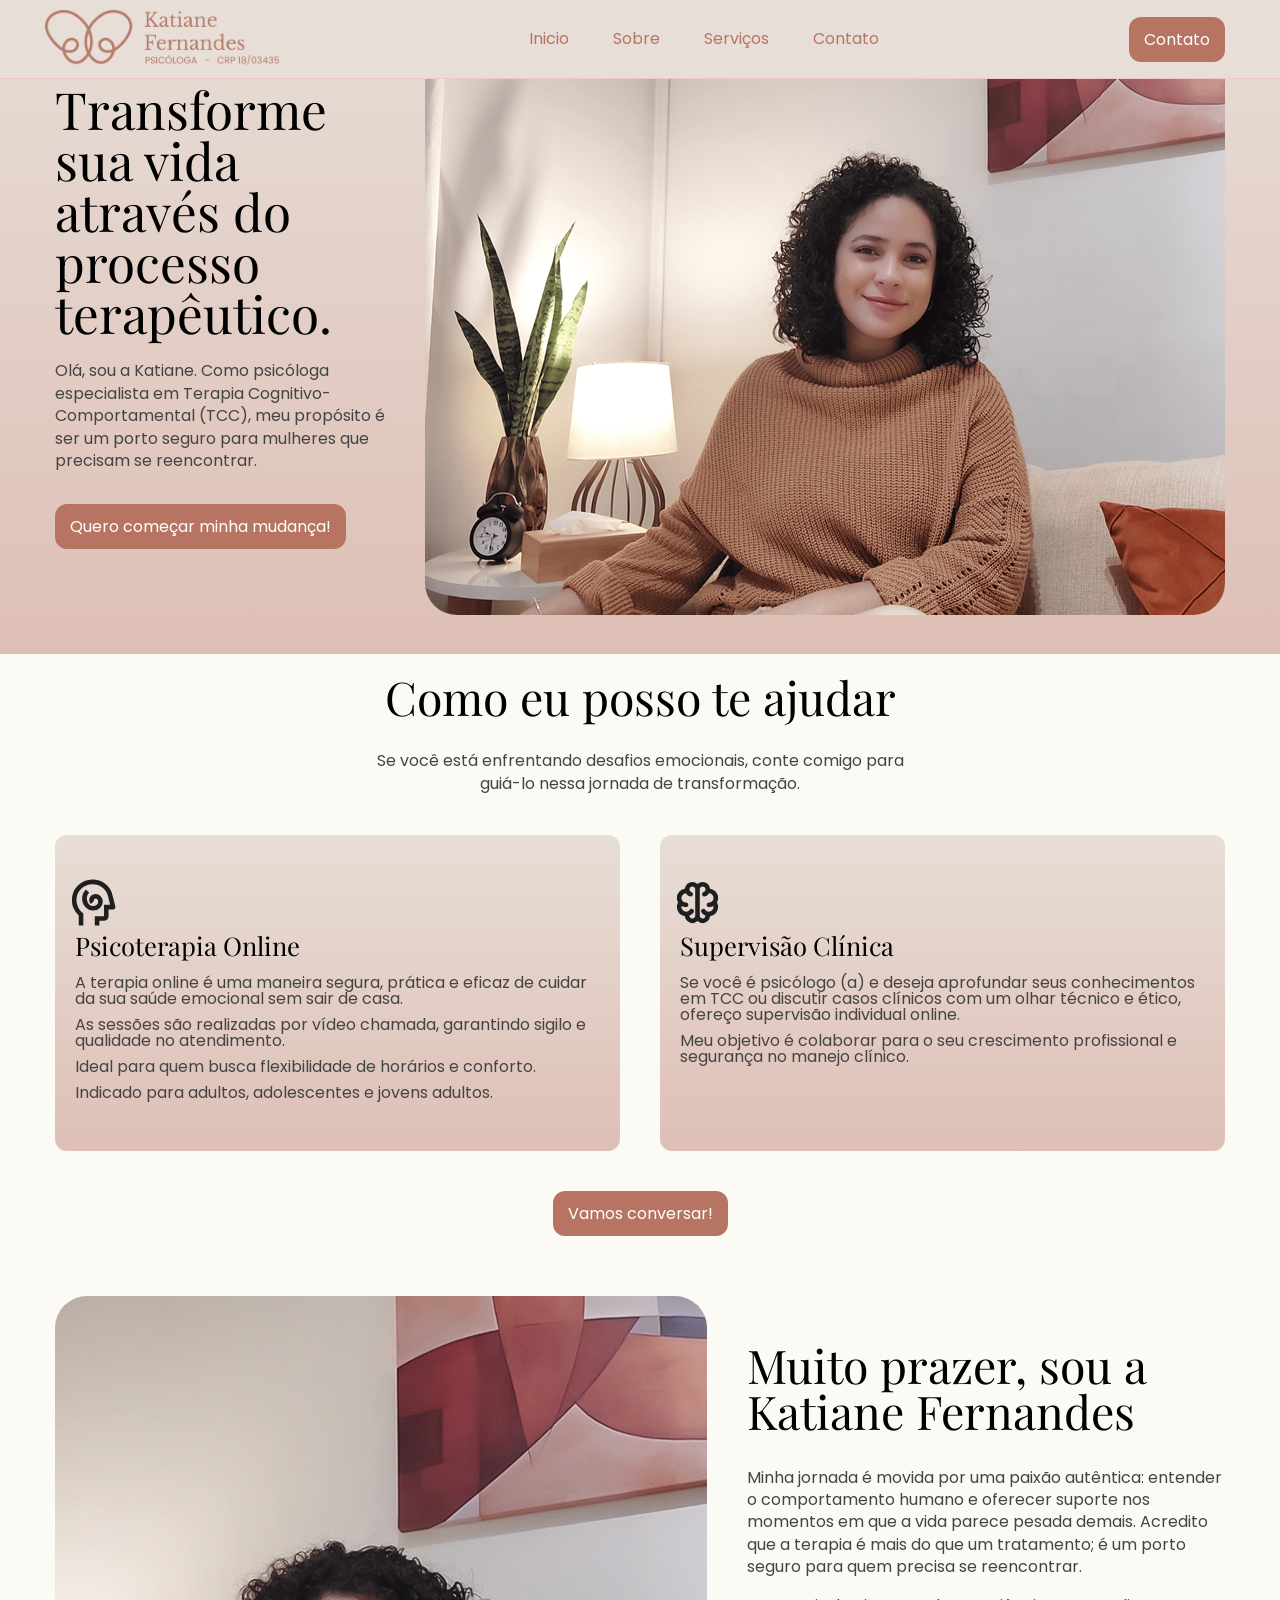
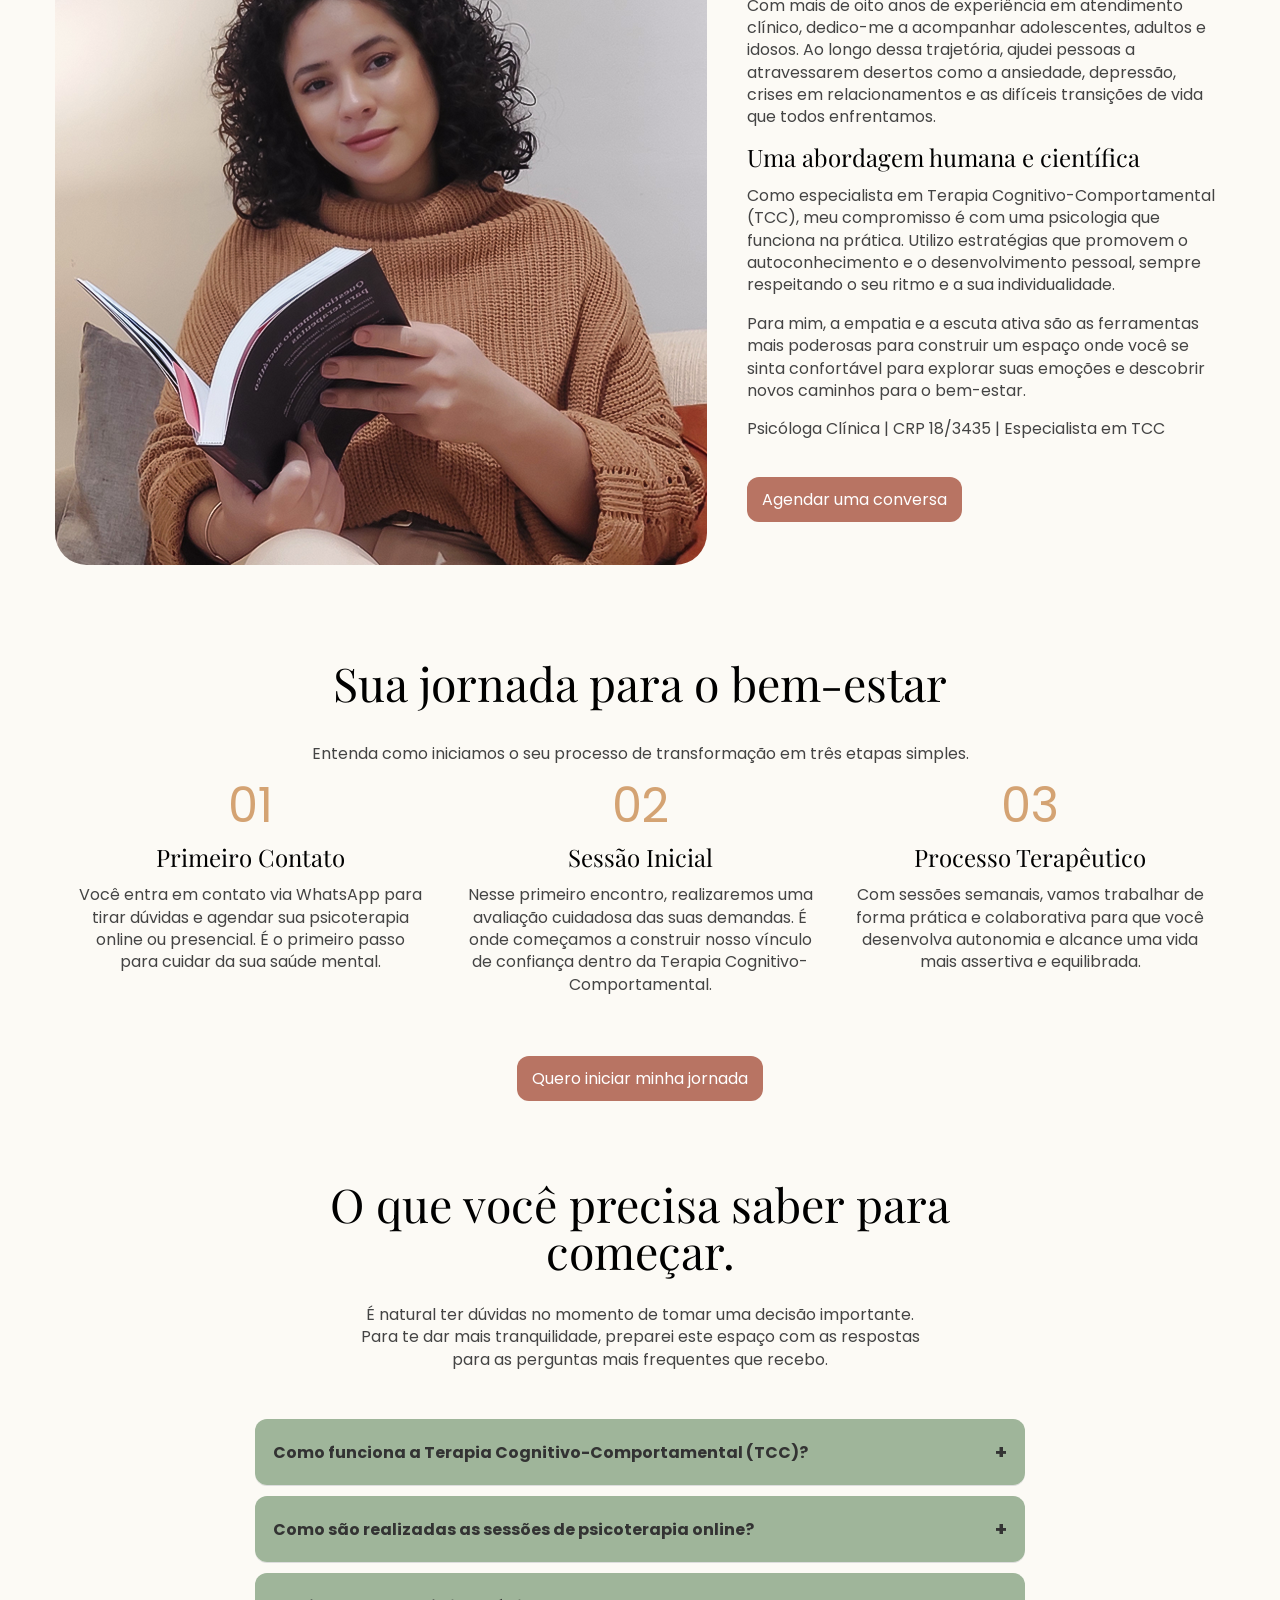
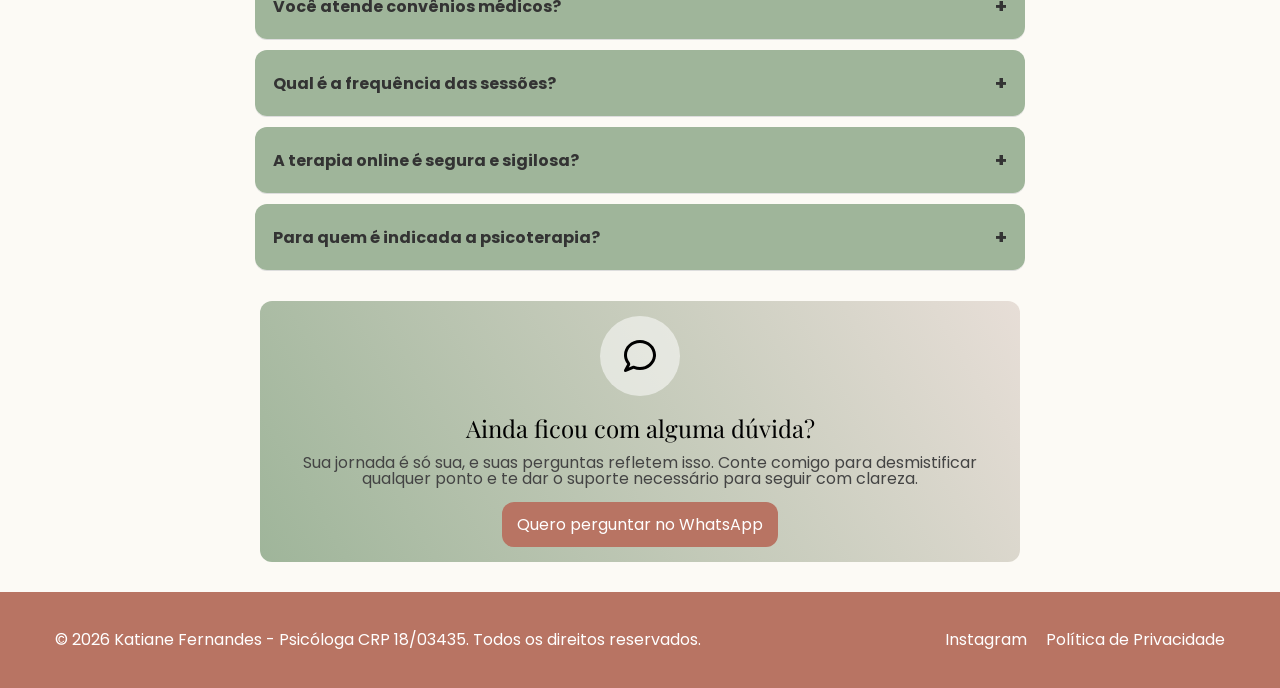
<file: index.html>
<!doctype html>
<html lang="PT-BR" suppresshydrationwarning="true" data-lt-installed="true">
  <head>
    <meta charset="UTF-8" />
    <meta name="viewport" content="width=device-width, initial-scale=1.0" />

    <title>
      Psicóloga Online Katiane Fernandes | Terapia Cognitivo-Comportamental
      (TCC)
    </title>
    <meta
      name="description"
      content="Atendimento psicológico online para mulheres. Especialista em TCC e PBE, a Psicóloga Katiane Fernandes (CRP 18/3435) ajuda no tratamento de ansiedade, depressão e autoconhecimento. Agende sua consulta."
    />
    <meta
      name="keywords"
      content="Psicóloga Online, Terapia Cognitivo-Comportamental, TCC, Saúde Mental Mulher, Ansiedade, Depressão, Katiane Fernandes"
    />

    <meta property="og:title" content="Katiane Fernandes - Psicóloga TCC" />
    <meta
      property="og:description"
      content="Transforme sua vida através da psicoterapia online. Especialista em TCC."
    />
    <meta property="og:image" content="assets/katiane.png" />
    <meta property="og:url" content="https://katianefernandes.com.br" />
    <link rel="preconnect" href="https://fonts.googleapis.com" />

    <link rel="preconnect" href="https://fonts.gstatic.com" crossorigin />
    <link
      href="https://fonts.googleapis.com/css2?family=Playfair+Display:ital,wght@0,400..900;1,400..900&family=Poppins&display=swap"
      rel="stylesheet"
    />

    <link rel="stylesheet" href="css/main.css" />

    <script type="application/ld+json">
      {
        "@context": "https://schema.org",
        "@type": "Psychologist",
        "name": "Katiane Fernandes - Psicóloga TCC, Especialista em PBE",
        "image": "https://katianefernandes.com.br/assets/katiane.png",
        "url": "https://katianefernandes.com.br",
        "telephone": "+5565999771772",
        "description": "Psicóloga formada em Terapia Cognitivo-Comportamental, Pós-graduanda em PBE, formada em Obesidade e Emagrecimento na TCC.",
        "address": {
          "@type": "PostalAddress",
          "addressLocality": "Rio Branco",
          "addressRegion": "MT",
          "addressCountry": "BR"
        },
        "areaServed": "Brasil",
        "medicalSpecialty": "Psychotherapy",
        "sameAs": ["https://www.instagram.com/psikatianeefernandes/"]
      }
    </script>
  </head>
  <body>
    <!--Menu-->
    <header class="header">
      <div class="container flex items-center justify-between">
        <div class="logo">
          <a href="https://katianefernandes.com.br">
            <img
              src="assets/logo-katiane.png"
              alt="Imagem com o logo da Psicóloga Katiane Fernandes, número do CRP 18/3435"
            />
          </a>
        </div>
        <nav class="menu hide-element">
          <a href="#hero">Inicio</a>
          <a href="#sobre">Sobre</a>
          <a href="#servicos">Serviços</a>
          <a href="#contato">Contato</a>
        </nav>
        <button class="btn-whatsapp" onclick="toggleModal()">Contato</button>
      </div>
    </header>
    <!--Fim do Menu-->

    <!--Hero-->

    <section id="hero" class="hero">
      <div class="container">
        <div class="container-hero flex items-center">
          <div style="margin-right: 40px">
            <h1>Transforme sua vida através do processo terapêutico.</h1>
            <p>
              Olá, sou a Katiane. Como psicóloga especialista em Terapia
              Cognitivo-Comportamental (TCC), meu propósito é ser um porto
              seguro para mulheres que precisam se reencontrar.
            </p>
            <button class="btn-whatsapp" onclick="toggleModal()">
              Quero começar minha mudança!
            </button>
          </div>
          <div class="img-hero">
            <img
              style="max-width: 800px; border-radius: 2rem"
              src="assets/katiane.png"
              alt="Katiane Fernandes, Psicóloga Clínica especialista em TCC e PBE atendendo em seu consultório."
            />
          </div>
        </div>
      </div>
    </section>

    <section id="servicos" class="servicos-container">
      <div class="container">
        <h2>Como eu posso te ajudar</h2>
        <p>
          Se você está enfrentando desafios emocionais, conte comigo para
          guiá-lo nessa jornada de transformação.
        </p>
      </div>

      <div class="container flex justify-between">
        <div class="card-servicos">
          <div>
            <img
              src="assets/adulto.svg"
              alt="Icone de uma pessoa"
              aria-hidden="true"
            />
            <h3>Psicoterapia Online</h3>

            <ul>
              <li>
                <p>
                  A terapia online é uma maneira segura, prática e eficaz de
                  cuidar da sua saúde emocional sem sair de casa.
                </p>
              </li>
              <li>
                <p>
                  As sessões são realizadas por vídeo chamada, garantindo sigilo
                  e qualidade no atendimento.
                </p>
              </li>
              <li>
                <p>
                  Ideal para quem busca flexibilidade de horários e conforto.
                </p>
              </li>
              <li>
                <p>Indicado para adultos, adolescentes e jovens adultos.</p>
              </li>
            </ul>
          </div>
        </div>

        <div class="card-servicos">
          <div>
            <img
              src="assets/brain.svg"
              alt="Icone de uma pessoa"
              aria-hidden="true"
            />
            <h3>Supervisão Clínica</h3>
            <ul>
              <li>
                <p>
                  Se você é psicólogo (a) e deseja aprofundar seus conhecimentos
                  em TCC ou discutir casos clínicos com um olhar técnico e
                  ético, ofereço supervisão individual online.
                </p>
              </li>
              <li>
                <p>
                  Meu objetivo é colaborar para o seu crescimento profissional e
                  segurança no manejo clínico.
                </p>
              </li>
            </ul>
          </div>
        </div>
      </div>
      <button class="btn btn-whatsapp" onclick="toggleModal()">
        Vamos conversar!
      </button>
    </section>

    <section id="sobre" class="sobre">
      <div class="container flex">
        <div class="img-hero">
          <img
            style="max-width: 800px; border-radius: 2rem"
            src="assets/katiane2.png"
            alt="Katiane Fernandes, Psicóloga Clínica especialista em TCC e PBE atendendo em seu consultório."
          />
        </div>
        <div class="container-hero flex items-center">
          <div style="margin-left: 40px">
            <h2>Muito prazer, sou a Katiane Fernandes</h2>

            <p>
              Minha jornada é movida por uma paixão autêntica:
              <strong>entender o comportamento humano</strong> e oferecer
              suporte nos momentos em que a vida parece pesada demais. Acredito
              que a terapia é mais do que um tratamento; é um
              <strong>porto seguro</strong> para quem precisa se reencontrar.
            </p>

            <p>
              Com mais de
              <strong>oito anos de experiência em atendimento clínico</strong>,
              dedico-me a acompanhar adolescentes, adultos e idosos. Ao longo
              dessa trajetória, ajudei pessoas a atravessarem desertos como a
              <strong>ansiedade, depressão</strong>, crises em relacionamentos e
              as difíceis transições de vida que todos enfrentamos.
            </p>

            <h3>Uma abordagem humana e científica</h3>
            <p>
              Como especialista em
              <strong>Terapia Cognitivo-Comportamental (TCC)</strong>, meu
              compromisso é com uma psicologia que funciona na prática. Utilizo
              estratégias que promovem o <strong>autoconhecimento</strong> e o
              desenvolvimento pessoal, sempre respeitando o seu ritmo e a sua
              individualidade.
            </p>

            <p>
              Para mim, a <strong>empatia e a escuta ativa</strong> são as
              ferramentas mais poderosas para construir um espaço onde você se
              sinta confortável para explorar suas emoções e descobrir novos
              caminhos para o bem-estar.
            </p>

            <div class="info-adicional">
              <p>Psicóloga Clínica | CRP 18/3435 | Especialista em TCC</p>
            </div>

            <button
              class="btn-whatsapp"
              onclick="toggleModal()"
              style="margin-top: 20px"
            >
              Agendar uma conversa
            </button>
          </div>
        </div>
      </div>
    </section>

    <section class="jornada-container" id="como-funciona">
      <div class="container">
        <div>
          <h2>Sua jornada para o bem-estar</h2>
          <p>
            Entenda como iniciamos o seu processo de transformação em três
            etapas simples.
          </p>
        </div>

        <div class="flex justify-between wrap">
          <div class="card-jornada">
            <div style="font-size: 3rem; color: #d4a373; margin-bottom: 15px">
              01
            </div>
            <h3>Primeiro Contato</h3>
            <p>
              Você entra em contato via WhatsApp para tirar dúvidas e agendar
              sua
              <strong>psicoterapia online</strong> ou presencial. É o primeiro
              passo para cuidar da sua <strong>saúde mental</strong>.
            </p>
          </div>

          <div class="card-jornada">
            <div style="font-size: 3rem; color: #d4a373; margin-bottom: 15px">
              02
            </div>
            <h3>Sessão Inicial</h3>
            <p>
              Nesse primeiro encontro, realizaremos uma avaliação cuidadosa das
              suas demandas. É onde começamos a construir nosso vínculo de
              confiança dentro da
              <strong>Terapia Cognitivo-Comportamental</strong>.
            </p>
          </div>

          <div class="card-jornada">
            <div style="font-size: 3rem; color: #d4a373; margin-bottom: 15px">
              03
            </div>
            <h3>Processo Terapêutico</h3>
            <p>
              Com sessões semanais, vamos trabalhar de forma prática e
              colaborativa para que você desenvolva autonomia e alcance uma vida
              mais assertiva e equilibrada.
            </p>
          </div>
        </div>

        <div style="text-align: center; margin-top: 40px">
          <button class="btn-whatsapp" onclick="toggleModal()">
            Quero iniciar minha jornada
          </button>
        </div>
      </div>
    </section>

    <section class="faq-container">
      <div class="container flex wrap center-justify">
        <h2>O que você precisa saber para começar.</h2>
        <p>
          É natural ter dúvidas no momento de tomar uma decisão importante. Para
          te dar mais tranquilidade, preparei este espaço com as respostas para
          as perguntas mais frequentes que recebo.
        </p>
      </div>

      <div class="faq-item">
        <button class="faq-question">
          Como funciona a Terapia Cognitivo-Comportamental (TCC)?
          <span class="icon">+</span>
        </button>
        <div class="faq-answer">
          <p>
            A TCC é uma abordagem focada no presente e orientada a metas.
            Através dela trabalharemos juntos para identificar e modificar
            padrões de pensamentos e comportamentos que geram sofrimento,
            buscando estratégias práticas para lidar com os desafios do dia a
            dia.
          </p>
        </div>
      </div>

      <div class="faq-item">
        <button class="faq-question">
          Como são realizadas as sessões de psicoterapia online?<span
            class="icon"
            >+</span
          >
        </button>
        <div class="faq-answer">
          <p>
            As sessões serão realizadas via videochamada (geralmente Google Meet
            ou WhatsApp), com duração de 50 minutos. É necessário que você
            esteja em um local reservado para garantir sua privacidade e uma boa
            conexão de internet.
          </p>
        </div>
      </div>

      <div class="faq-item">
        <button class="faq-question">
          Você atende convênios médicos?<span class="icon">+</span>
        </button>
        <div class="faq-answer">
          <p>
            Os atendimentos serão particulares, porém, a partir da emissão dos
            recibos é possível solicitar o reembolso junto ao seu plano de
            saúde, dependendo das condições do seu contrato.
          </p>
        </div>
      </div>

      <div class="faq-item">
        <button class="faq-question">
          Qual é a frequência das sessões? <span class="icon">+</span>
        </button>
        <div class="faq-answer">
          <p>
            Normalmente, as sessões ocorrerão uma vez por semana. Essa
            regularidade é fundamental, especialmente no início do processo,
            para que possamos estabelecer um vínculo terapêutico sólido e obter
            resultados efetivos.
          </p>
        </div>
      </div>

      <div class="faq-item">
        <button class="faq-question">
          A terapia online é segura e sigilosa? <span class="icon">+</span>
        </button>
        <div class="faq-answer">
          <p>
            Sim. O sigilo ético profissional é um pilar da psicologia e se
            aplica integralmente ao atendimento online, seguindo as diretrizes
            do Conselho Federal de Psicologia (CFP).
          </p>
        </div>
      </div>

      <div class="faq-item">
        <button class="faq-question">
          Para quem é indicada a psicoterapia? <span class="icon">+</span>
        </button>
        <div class="faq-answer">
          <p>
            Para qualquer pessoa que deseja autoconhecimento ou que esteja
            enfrentando dificuldades emocionais como ansiedade, depressão,
            estresse, problemas de relacionamento ou transições de vida.
          </p>
        </div>
      </div>
    </section>

    <section id="contato" class="contato-container">
      <div class="container">
        <div class="img">
          <img src="assets/comment.svg" alt="Icone de balão" />
        </div>
        <h3>Ainda ficou com alguma dúvida?</h3>
        <p>
          Sua jornada é só sua, e suas perguntas refletem isso. Conte comigo
          para desmistificar qualquer ponto e te dar o suporte necessário para
          seguir com clareza.
        </p>
        <button class="btn btn-whatsapp" onclick="toggleModal()">
          Quero perguntar no WhatsApp
        </button>
      </div>
    </section>

    <div class="modal-overlay" id="modalOverlay">
      <div class="modal-content">
        <span class="close-btn" onclick="toggleModal()">&times;</span>
        <p>
          Preencha os campos abaixo para que a Dra. Katiane possa te ajudar da
          melhor forma.
        </p>
        <input type="text" id="nome" placeholder="Seu nome" required />
        <textarea
          id="mensagem"
          placeholder="Como posso ajudar?"
          required
        ></textarea>
        <button class="btn-send" onclick="enviarWhatsApp()">
          Enviar para WhatsApp
        </button>
      </div>
    </div>

    <!--footer-->
    <footer class="footer">
      <div class="container flex items-center justify-between">
        <div>
          <p>
            © 2026 Katiane Fernandes - Psicóloga CRP 18/03435. Todos os direitos
            reservados.
          </p>
        </div>
        <nav class="nav-footer">
          <a href="https://www.instagram.com/psikatianeefernandes/"
            >Instagram</a
          >
          <a href="/politica-privacidade.html">Política de Privacidade</a>
        </nav>
      </div>
    </footer>

    <script src="js/app.js"></script>
  </body>
</html>
</file>
<file: css/main.css>
/* VARIAVEIS */
:root {
  --cor-principal: #b87463;
  --cor-secundaria: #9fb59a;
  --fundo-claro: #e7ded7;
  --apoio-quente: #d8b8a2;
  --bg-color: #fcfaf5;
}

/* RESET CSS */

html,
body,
div,
span,
applet,
object,
iframe,
h1,
h2,
h3,
h4,
h5,
h6,
p,
blockquote,
pre,
a,
abbr,
acronym,
address,
big,
cite,
code,
del,
dfn,
em,
img,
ins,
kbd,
q,
s,
samp,
small,
strike,
strong,
sub,
sup,
tt,
var,
b,
u,
i,
center,
dl,
dt,
dd,
ol,
ul,
li,
fieldset,
form,
label,
legend,
table,
caption,
tbody,
tfoot,
thead,
tr,
th,
td,
article,
aside,
canvas,
details,
embed,
figure,
figcaption,
footer,
header,
hgroup,
menu,
nav,
output,
ruby,
section,
summary,
time,
mark,
audio,
video {
  margin: 0;
  padding: 0;
  border: 0;
  font-size: 100%;
  font: inherit;
  vertical-align: baseline;
}
/* HTML5 display-role reset for older browsers */
article,
aside,
details,
figcaption,
figure,
footer,
header,
hgroup,
menu,
nav,
section {
  display: block;
}
body {
  line-height: 1;
}
ol,
ul {
  list-style: none;
}
blockquote,
q {
  quotes: none;
}
blockquote:before,
blockquote:after,
q:before,
q:after {
  content: "";
  content: none;
}
table {
  border-collapse: collapse;
  border-spacing: 0;
}

a {
  text-decoration: none;
}

p {
  color: #444444;
}

html {
  scroll-behavior: smooth;
}

body,
button,
input,
textarea {
  font-family: "Poppins", sans-serif;
  font-weight: 400;
  font-style: normal;
  background-color: var(--bg-color);
}

h1,
h2,
h3 {
  font-family: "Playfair Display", serif;
  font-optical-sizing: auto;
  font-style: normal;
  color: black;
}

/* buttons */

.btn {
  margin: 0 auto;
  display: block;
}

.btn-whatsapp {
  background: var(--cor-principal);
  border: none;
  font-family: "Poppins", sans-serif;
  color: white;
  padding: 10px 15px;
  font-size: 1em;
  border-radius: 12px;
  cursor: pointer;
  transition: all 0.2s ease-in-out;
}

.btn-whatsapp:hover,
.btn-whatsapp:active {
  transform: scale(1.05);
}

/* CLASSES */

.container {
  width: 100%;
  max-width: 1170px;
  margin: 0 auto;
  box-sizing: border-box;
}

.flex {
  display: flex;
}

.wrap {
  flex-wrap: wrap;
}

.items-center {
  align-items: center;
}

.justify-between {
  justify-content: space-between;
}

.center-justify {
  justify-content: center;
}

.around-space {
  justify-content: space-around;
}

.header {
  border-bottom: 1px solid #eeafa070;
  position: sticky;
  top: 0;
  left: 0;
  width: 100%;
  z-index: 1000;
  padding: 10px 0;
  background-color: #e7ded7;
}

.menu a {
  padding: 0 20px;
}

.menu a,
.nav-footer {
  text-decoration: none;
  color: var(--cor-principal);
}

.menu a:hover {
  text-decoration: underline;
}

.logo a img {
  height: 55px;
  margin-left: -10px;
}

.hero {
  margin-top: -100px;
  background: linear-gradient(
    180deg,
    rgba(231, 222, 215, 1) 0%,
    rgba(184, 116, 99, 0.44) 100%
  );
}

.hero .container-hero {
  min-height: 75vh;
}

.hero .container-hero h1 {
  font-size: 3.2rem;
  margin-bottom: 1.3rem;
}

.hero .container-hero p {
  font-size: 1rem;
  line-height: 1.4rem;
  margin-bottom: 2rem;
}

.servicos-container {
  margin-left: auto;
  margin-right: auto;
  margin-bottom: 40px;
  padding: 20px;
}

.servicos-container h2 {
  text-align: center;
  font-size: 2.9rem;
  margin-bottom: 30px;
}

.servicos-container .container > p {
  margin-left: auto;
  margin-right: auto;
  margin-bottom: 40px;
  text-align: center;
  font-size: 1rem;
  max-width: 560px;
  line-height: 1.4rem;
}

.card-servicos {
  max-width: 525px;
  background: linear-gradient(
    180deg,
    rgba(231, 222, 215, 1) 0%,
    rgba(184, 116, 99, 0.44) 100%
  );
  padding: 40px 20px;
  border-radius: 12px;
  margin-bottom: 40px;
  text-align: left;
}

.card-servicos img {
  width: 55px;
  margin-left: -10px;
}

.card-servicos h3 {
  font-size: 1.6rem;
  margin-bottom: 1rem;
}

.card-servicos ul li {
  margin-bottom: 10px;
}

.sobre {
  margin-bottom: 2rem;
}

.sobre h2 {
  font-size: 2.9rem;
  margin-bottom: 2rem;
}

.sobre h3 {
  font-size: 1.5rem;
  margin-bottom: 1rem;
}

.sobre p {
  line-height: 1.4rem;
  margin-bottom: 1rem;
}

.jornada-container {
  padding: 60px 0;
  text-align: center;
}

.jornada-container h2 {
  font-size: 2.9rem;
  font-family: "Playfair Display", serif;
  margin-bottom: 40px;
}

.jornada-container h3 {
  font-size: 1.5rem;
  margin-bottom: 15px;
}

.card-jornada {
  flex: 1;
  min-width: 280px;
  text-align: center;
  padding: 20px;
}

.card-jornada p {
  line-height: 1.4rem;
  text-align: center;
}

/* Estilo geral do container */
.faq-container {
  max-width: 770px;
  margin: 0 auto;
  padding: 20px;
}

.faq-container h2 {
  text-align: center;
  font-size: 2.9rem;
  margin-bottom: 30px;
}

.faq-container .container p {
  text-align: center;
  font-size: 1rem;
  max-width: 560px;
  line-height: 1.4rem;
  margin-bottom: 3rem;
}

/* Estilo de cada item do FAQ */
.faq-item {
  border-bottom: 1px solid #ddd;
  margin-bottom: 10px;
  border-radius: 12px;
}

/* Estilo do botão de pergunta */
.faq-question {
  background-color: var(--cor-secundaria);
  color: #333;
  cursor: pointer;
  padding: 18px;
  width: 100%;
  border: none;
  text-align: left;
  outline: none;
  font-size: 16px;
  font-weight: bold;
  border-radius: 12px;
  transition: 0.3s;
  display: flex;
  justify-content: space-between;
  align-items: center;
  transition: all 0.3s ease-in-out;
}

/* Efeito ao passar o mouse ou quando a pergunta está ativa */
.faq-question:hover,
.faq-question.active {
  background-color: var(--cor-secundaria);
  color: white;
}

/* Estilo do conteúdo da resposta (escondido por padrão) */
.faq-answer {
  max-height: 0;
  overflow: hidden;
  transition: max-height 0.3s ease-out;
  background-color: white;
}

.faq-answer p {
  padding: 15px 18px;
  margin: 0;
  color: #555;
  line-height: 1.6;
}

/* Gira o ícone quando aberto */
.faq-question.active .icon {
  transform: rotate(45deg);
  transition: transform 0.3s ease;
}

.icon {
  font-size: 20px;
  transition: transform 0.3s ease;
}

.contato-container {
  max-width: 730px;
  margin-bottom: 30px;
  margin-left: auto;
  margin-right: auto;
  padding: 15px;
  background: linear-gradient(
    60deg,
    rgba(159, 181, 154, 1) 0%,
    rgba(231, 222, 215, 1) 100%
  );
  border-radius: 12px;
}

.contato-container .container > div {
  margin-left: auto;
  margin-right: auto;
  margin-bottom: 20px;
  height: 40px;
  width: 40px;
  padding: 20px;
  background: #ffffff88;
  border-radius: 50%;
}

.contato-container h3 {
  text-align: center;
  font-size: 1.5rem;
  margin-bottom: 15px;
}

.contato-container p {
  text-align: center;
  margin-bottom: 15px;
}

.contato-container button {
  border-radius: 12px;
  cursor: pointer;
  transition: all 0.2s ease-in-out;
  border: none;
}

.contato-container button:hover {
  transform: scale(1.05);
}

/* Overlay do Popup */
.modal-overlay {
  display: none; /* Escondido por padrão */
  position: fixed;
  top: 0;
  left: 0;
  width: 100%;
  height: 100%;
  background: rgba(0, 0, 0, 0.5);
  justify-content: center;
  align-items: center;
  z-index: 1000;
}

/* Caixa do Formulário */
.modal-content {
  background: white;
  padding: 25px;
  border-radius: 10px;
  max-width: 320px;
  box-shadow: 0 5px 15px rgba(0, 0, 0, 0.3);
  position: relative;
}

.modal-content h3 {
  margin-top: 0;
  color: #333;
}

.modal-content p {
  line-height: 1.4em;
}

.modal-content input,
.modal-content textarea {
  width: 100%;
  padding: 10px;
  margin: 10px 0;
  border: 1px solid #ccc;
  border-radius: 5px;
  box-sizing: border-box; /* Garante que o padding não quebre a largura */
}

.modal-content textarea {
  height: 80px;
  resize: none;
}

.btn-send {
  width: 100%;
  padding: 10px;
  background-color: var(--cor-principal);
  color: white;
  border: none;
  border-radius: 5px;
  cursor: pointer;
  font-weight: bold;
  transition: all 0.2 ease-in;
}

.btn-send:hover {
  transform: scale(1.02);
}

/* Botão de Fechar */
.close-btn {
  position: absolute;
  top: 10px;
  right: 15px;
  cursor: pointer;
  font-size: 20px;
  color: #999;
}

/*Rodapé*/

.footer {
  background-color: var(--cor-principal);
  padding: 40px 0;
}

.footer p {
  color: white;
}

.nav-footer a {
  padding-left: 15px;
  text-decoration: none;
  color: white;
}

.nav-footer a:hover {
  text-decoration: underline;
}

@media (max-width: 768px) {
  .container-hero.flex {
    flex-direction: column; /* Coloca o texto em cima e a imagem embaixo */
    text-align: center; /* Centraliza o título e o parágrafo */
    padding: 40px 20px;
  }

  /* Remove a margem lateral que está no HTML e adiciona espaço embaixo */
  .container-hero > div:first-child {
    margin-right: 0 !important;
  }

  /* Garante que a imagem não ultrapasse a largura da tela */
  .img-hero img {
    margin-top: 20px;
    max-width: 100% !important;
    height: auto;
  }

  .hero {
    margin-top: -20px;
  }

  .hero .container-hero {
    min-height: 65vh;
  }

  /* Ajusta o tamanho do título no celular para não ocupar a tela toda */
  .hero h1 {
    font-size: 1.8rem;
    line-height: 1.3;
  }

  .logo a img {
    padding-left: 20px;
    height: 40px;
  }

  .hide-element {
    display: none;
  }

  .servicos-container .flex {
    flex-direction: column;
    align-items: center;
  }

  .sobre {
    margin-bottom: 0;
    padding: 0 10px;
  }

  .sobre h3 {
    font-size: 1.5rem;
    margin-bottom: 1rem;
  }

  /* Ajuste específico para a seção Sobre */
  .sobre .container.flex {
    flex-direction: column; /* Faz a imagem ficar em cima do texto */
    text-align: center; /* Centraliza o texto no celular */
  }

  .sobre .container-hero > div {
    margin-left: 0 !important;
    margin-top: 20px;
  }

  /* Ajuste para a div da imagem no sobre */
  .sobre .img-hero {
    margin-bottom: 30px; /* Cria espaço entre a foto e o início do texto */
  }

  .sobre .img-hero img {
    max-width: 100% !important; /* Garante que a foto não vaze da tela */
    height: auto;
  }

  /* Remove a margem lateral que estava no HTML */
  .texto-sobre {
    margin-left: 0 !important;
    padding: 0 15px; /* Adiciona um respiro nas laterais */
  }

  .footer {
    text-align: center;
    padding: 10px;
  }

  .footer .container {
    flex-wrap: wrap;
    justify-content: center;
  }

  .footer .container p {
    margin-bottom: 10px;
  }
}
</file>
